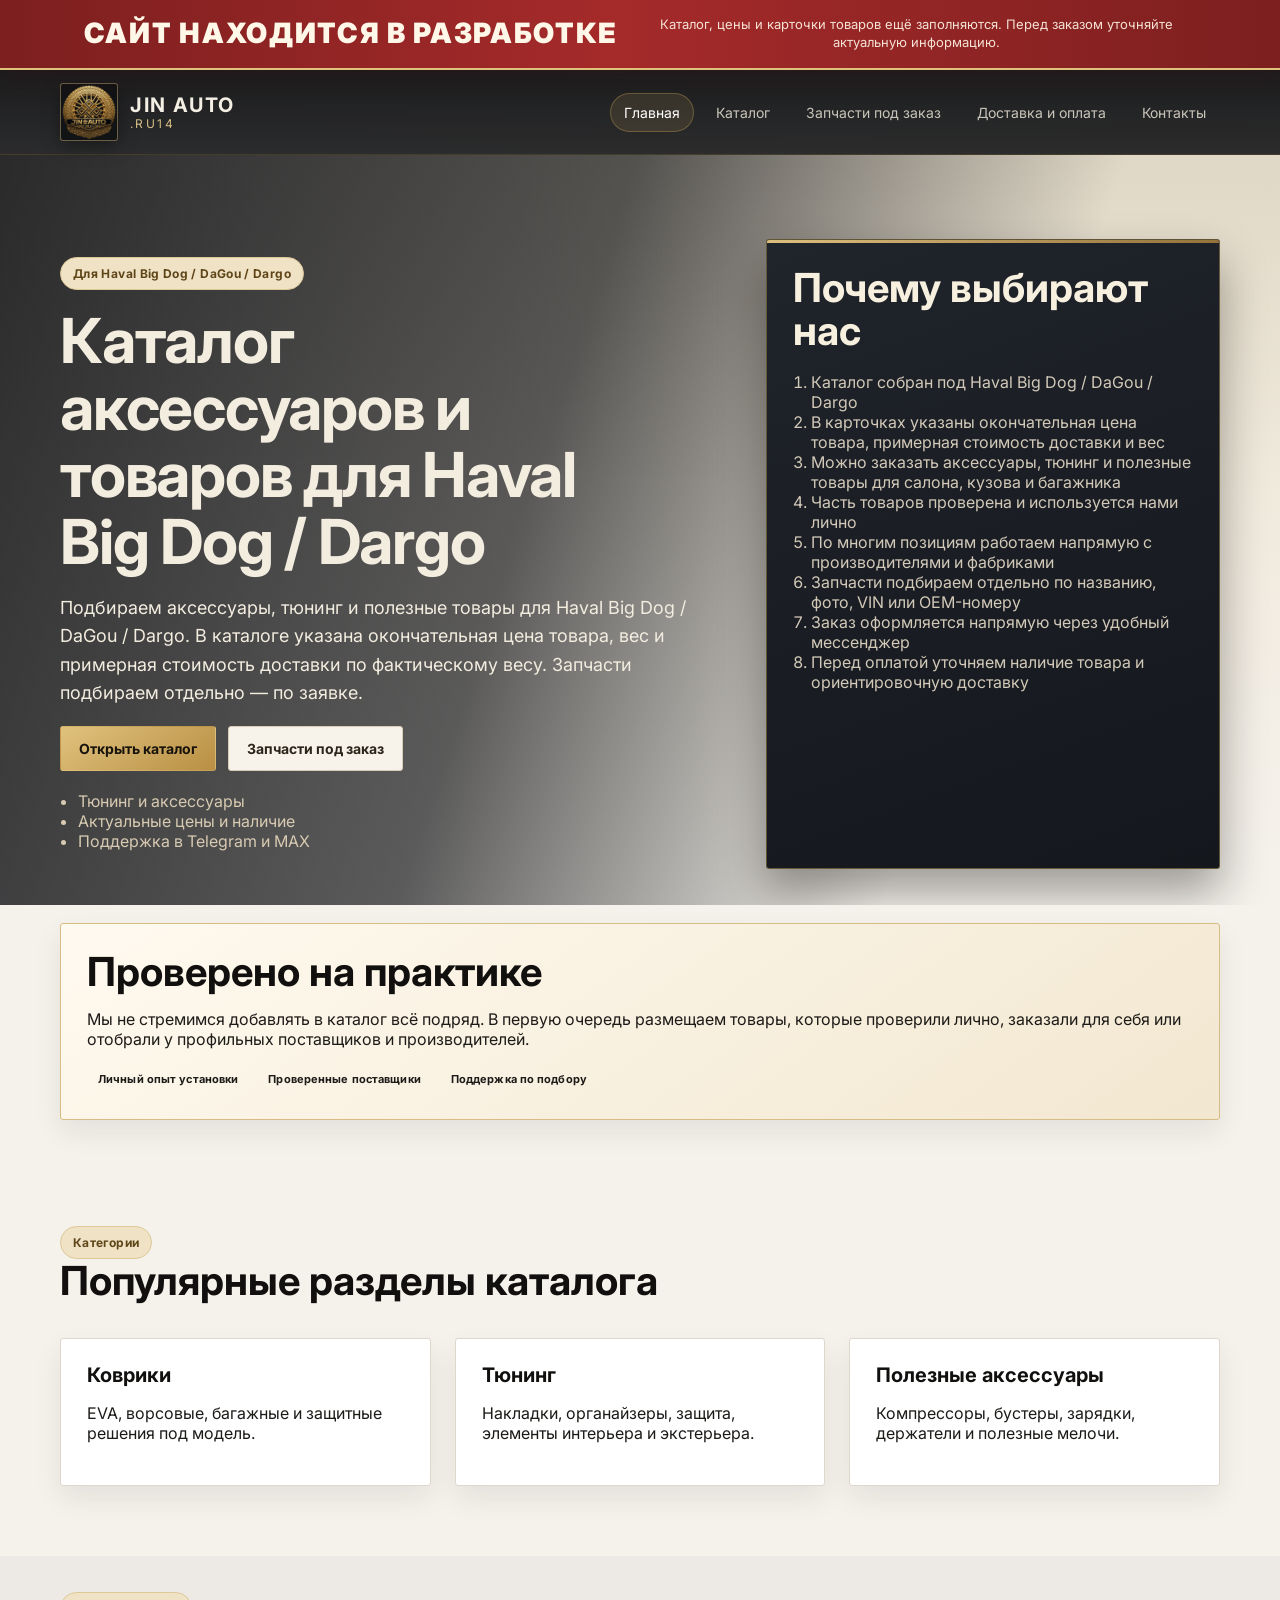
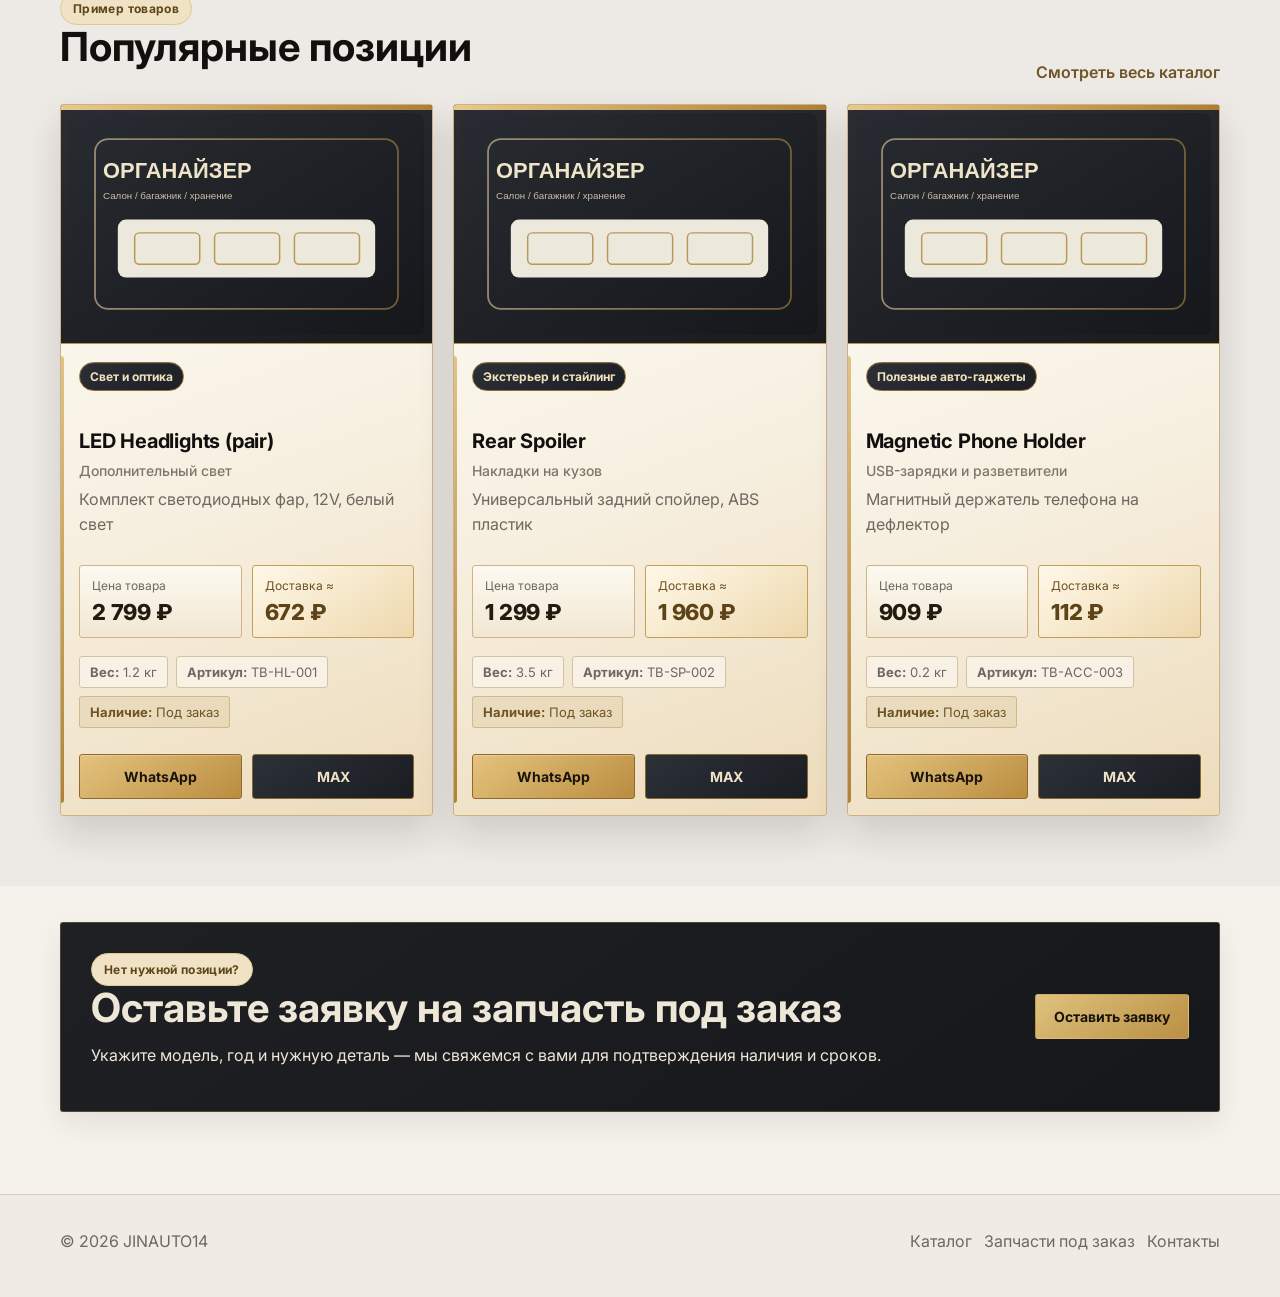
<file: index.html>
<!doctype html>
<html lang="ru">
<head>
  <meta charset="UTF-8">
  <meta name="viewport" content="width=device-width, initial-scale=1.0">
  <title>JINAUTO14 — автотовары для Haval Dargo / Big Dog</title>
  <meta name="description" content="Каталог автотоваров для Haval Dargo / Big Dog 1 поколения: тюнинг, коврики, аксессуары и заявки на запчасти под заказ.">
  <link rel="preconnect" href="https://fonts.googleapis.com">
  <link rel="preconnect" href="https://fonts.gstatic.com" crossorigin>
  <link href="https://fonts.googleapis.com/css2?family=Inter:wght@400;500;600;700;800&display=swap" rel="stylesheet">
  <link rel="stylesheet" href="css/style.css">
  <link rel="stylesheet" href="css/jinauto-v03.css">

<link rel="icon" type="image/png" href="images/favicon.png?v=2">
<link rel="apple-touch-icon" href="images/apple-touch-icon.png?v=2">
</head>
<body>
  <header class="site-header">
    <div class="container nav-wrap">
      <a class="logo" href="index.html" aria-label="JIN AUTO">
        <span class="logo-media">
          <img class="logo-image" src="images/logo-jin-auto.png" alt="JIN AUTO logo" onerror="this.onerror=null;this.src='images/logo-jin-auto.svg'">
        </span>
        <span class="logo-text"><strong>JIN AUTO</strong><small>.RU14</small></span>
      </a>
      <nav class="nav">
        <a href="index.html" class="active">Главная</a>
        <a href="catalog.html">Каталог</a>
        <a href="order-parts.html">Запчасти под заказ</a>
        <a href="delivery.html">Доставка и оплата</a>
        <a href="contacts.html">Контакты</a>
      </nav>
    </div>
  </header>

  <main>
    <section class="hero">
      <div class="container hero-grid">
        <div>
          <span class="eyebrow">Для Haval Big Dog / DaGou / Dargo</span>
          <h1>Каталог аксессуаров и товаров для Haval Big Dog / Dargo</h1>
          <p class="lead">Подбираем аксессуары, тюнинг и полезные товары для Haval Big Dog / DaGou / Dargo. В каталоге указана окончательная цена товара, вес и примерная стоимость доставки по фактическому весу. Запчасти подбираем отдельно — по заявке.</p>
          <div class="hero-actions">
            <a class="btn btn-primary" href="catalog.html">Открыть каталог</a>
            <a class="btn btn-secondary" href="order-parts.html">Запчасти под заказ</a>
          </div>
          <ul class="hero-points">
            <li>Тюнинг и аксессуары</li>
            <li>Актуальные цены и наличие</li>
            <li>Поддержка в Telegram и MAX</li>
          </ul>
        </div>
        <div class="hero-card card-glow">
          <h2>Почему выбирают нас</h2>
          <ol class="steps-list">
            <li>Каталог собран под Haval Big Dog / DaGou / Dargo</li>
            <li>В карточках указаны окончательная цена товара, примерная стоимость доставки и вес</li>
            <li>Можно заказать аксессуары, тюнинг и полезные товары для салона, кузова и багажника</li>
            <li>Часть товаров проверена и используется нами лично</li>
            <li>По многим позициям работаем напрямую с производителями и фабриками</li>
            <li>Запчасти подбираем отдельно по названию, фото, VIN или OEM-номеру</li>
            <li>Заказ оформляется напрямую через удобный мессенджер</li>
            <li>Перед оплатой уточняем наличие товара и ориентировочную доставку</li>
          </ol>
        </div>
      </div>
    </section>

    <section class="section section-tight">
      <div class="container">
        <article class="feature-card trust-block">
          <h2>Проверено на практике</h2>
          <p>Мы не стремимся добавлять в каталог всё подряд. В первую очередь размещаем товары, которые проверили лично, заказали для себя или отобрали у профильных поставщиков и производителей.</p>
          <div class="trust-badges" aria-label="Преимущества JIN AUTO">
            <span class="trust-badge">Личный опыт установки</span>
            <span class="trust-badge">Проверенные поставщики</span>
            <span class="trust-badge">Поддержка по подбору</span>
          </div>
        </article>
      </div>
    </section>

    <section class="section">
      <div class="container">
        <div class="section-heading">
          <div>
            <span class="eyebrow">Категории</span>
            <h2>Популярные разделы каталога</h2>
          </div>
        </div>
        <div class="grid grid-3">
          <article class="feature-card">
            <h3>Коврики</h3>
            <p>EVA, ворсовые, багажные и защитные решения под модель.</p>
          </article>
          <article class="feature-card">
            <h3>Тюнинг</h3>
            <p>Накладки, органайзеры, защита, элементы интерьера и экстерьера.</p>
          </article>
          <article class="feature-card">
            <h3>Полезные аксессуары</h3>
            <p>Компрессоры, бустеры, зарядки, держатели и полезные мелочи.</p>
          </article>
        </div>
      </div>
    </section>

    <section class="section section-muted">
      <div class="container">
        <div class="section-heading">
          <div>
            <span class="eyebrow">Пример товаров</span>
            <h2>Популярные позиции</h2>
          </div>
          <a class="text-link" href="catalog.html">Смотреть весь каталог</a>
        </div>
        <div id="featured-products" class="product-grid"></div>
      </div>
    </section>

    <section class="section">
      <div class="container cta-banner">
        <div>
          <span class="eyebrow">Нет нужной позиции?</span>
          <h2>Оставьте заявку на запчасть под заказ</h2>
          <p>Укажите модель, год и нужную деталь — мы свяжемся с вами для подтверждения наличия и сроков.</p>
        </div>
        <a class="btn btn-primary" href="order-parts.html">Оставить заявку</a>
      </div>
    </section>
  </main>

  <footer class="site-footer">
    <div class="container footer-wrap">
      <p>© <span id="year"></span> JINAUTO14</p>
      <div class="footer-links">
        <a href="catalog.html">Каталог</a>
        <a href="order-parts.html">Запчасти под заказ</a>
        <a href="contacts.html">Контакты</a>
      </div>
    </div>
  </footer>

  <script src="js/constants.js"></script>
  <script src="js/products.js"></script>
  <script src="js/products-clean.js"></script>
  <script src="js/app.js"></script>
  <script src="js/jinauto-v03.js"></script>
</body>
</html>
</file>
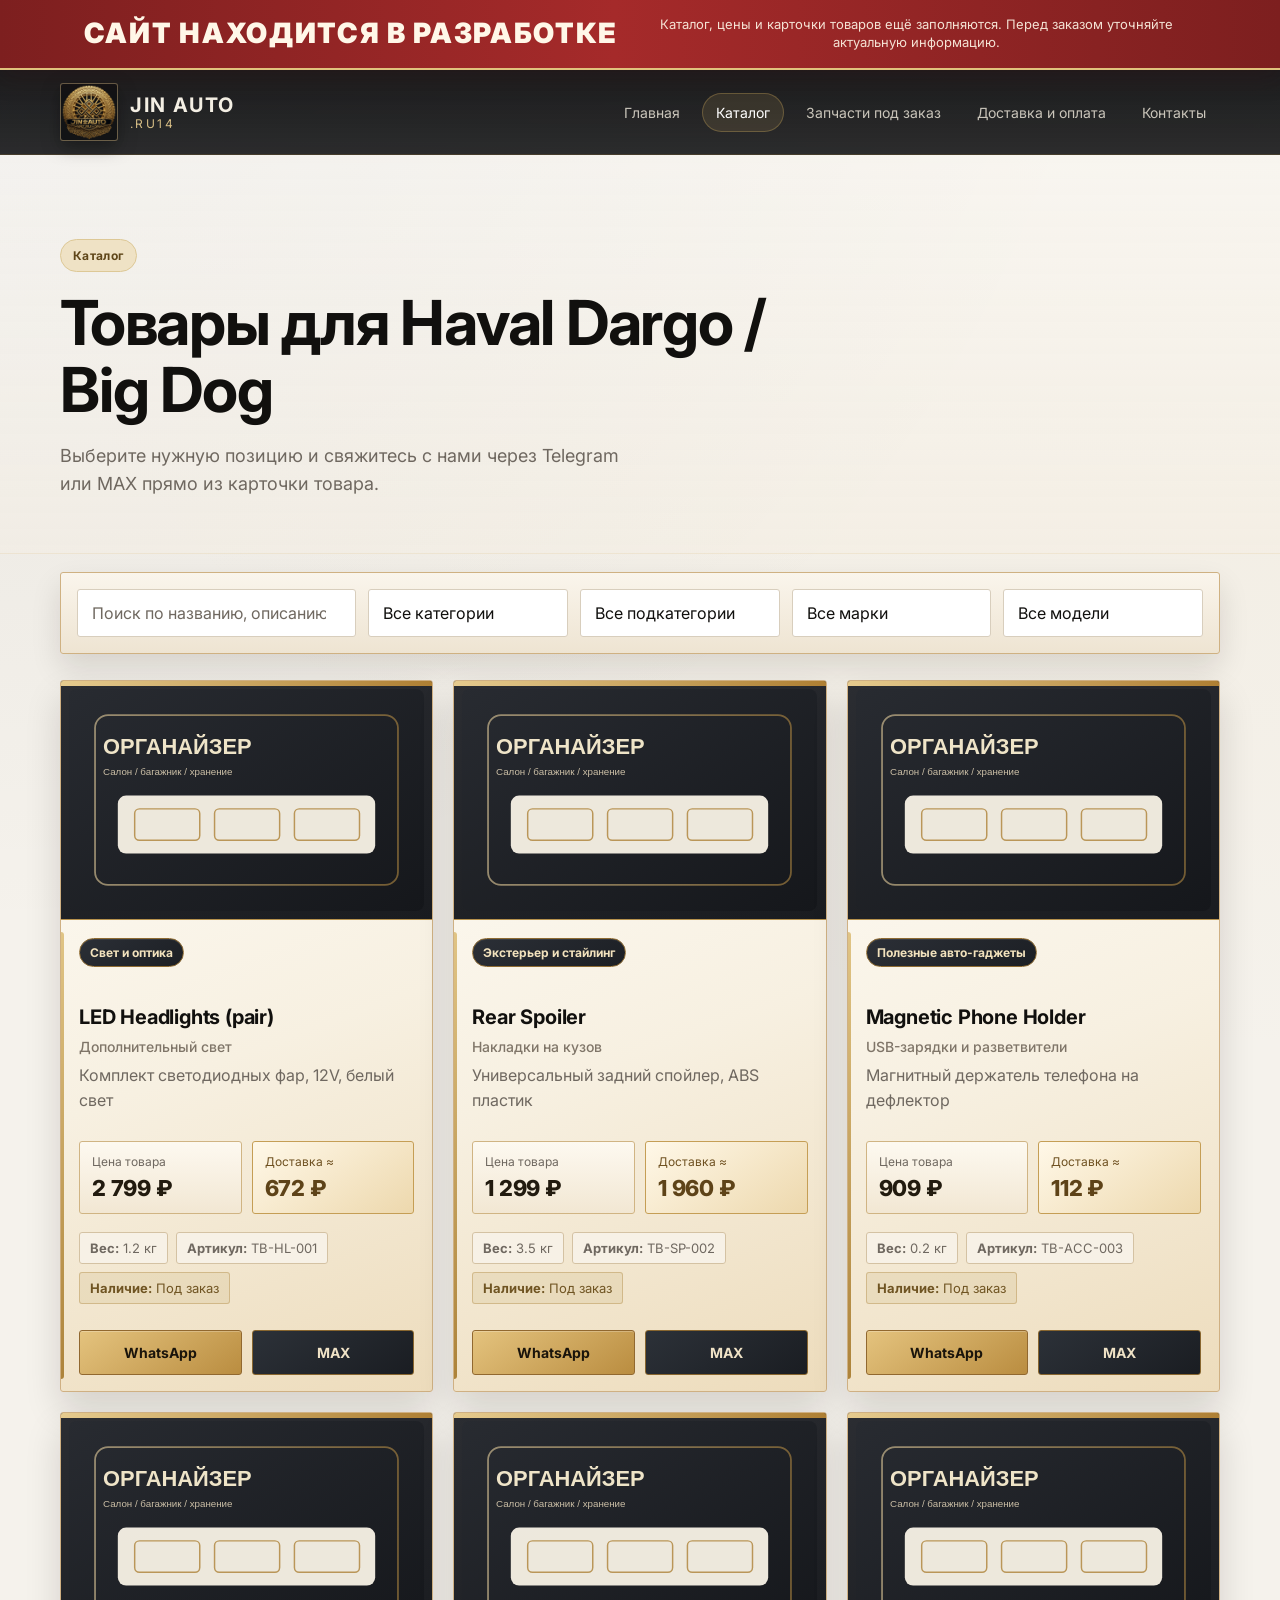
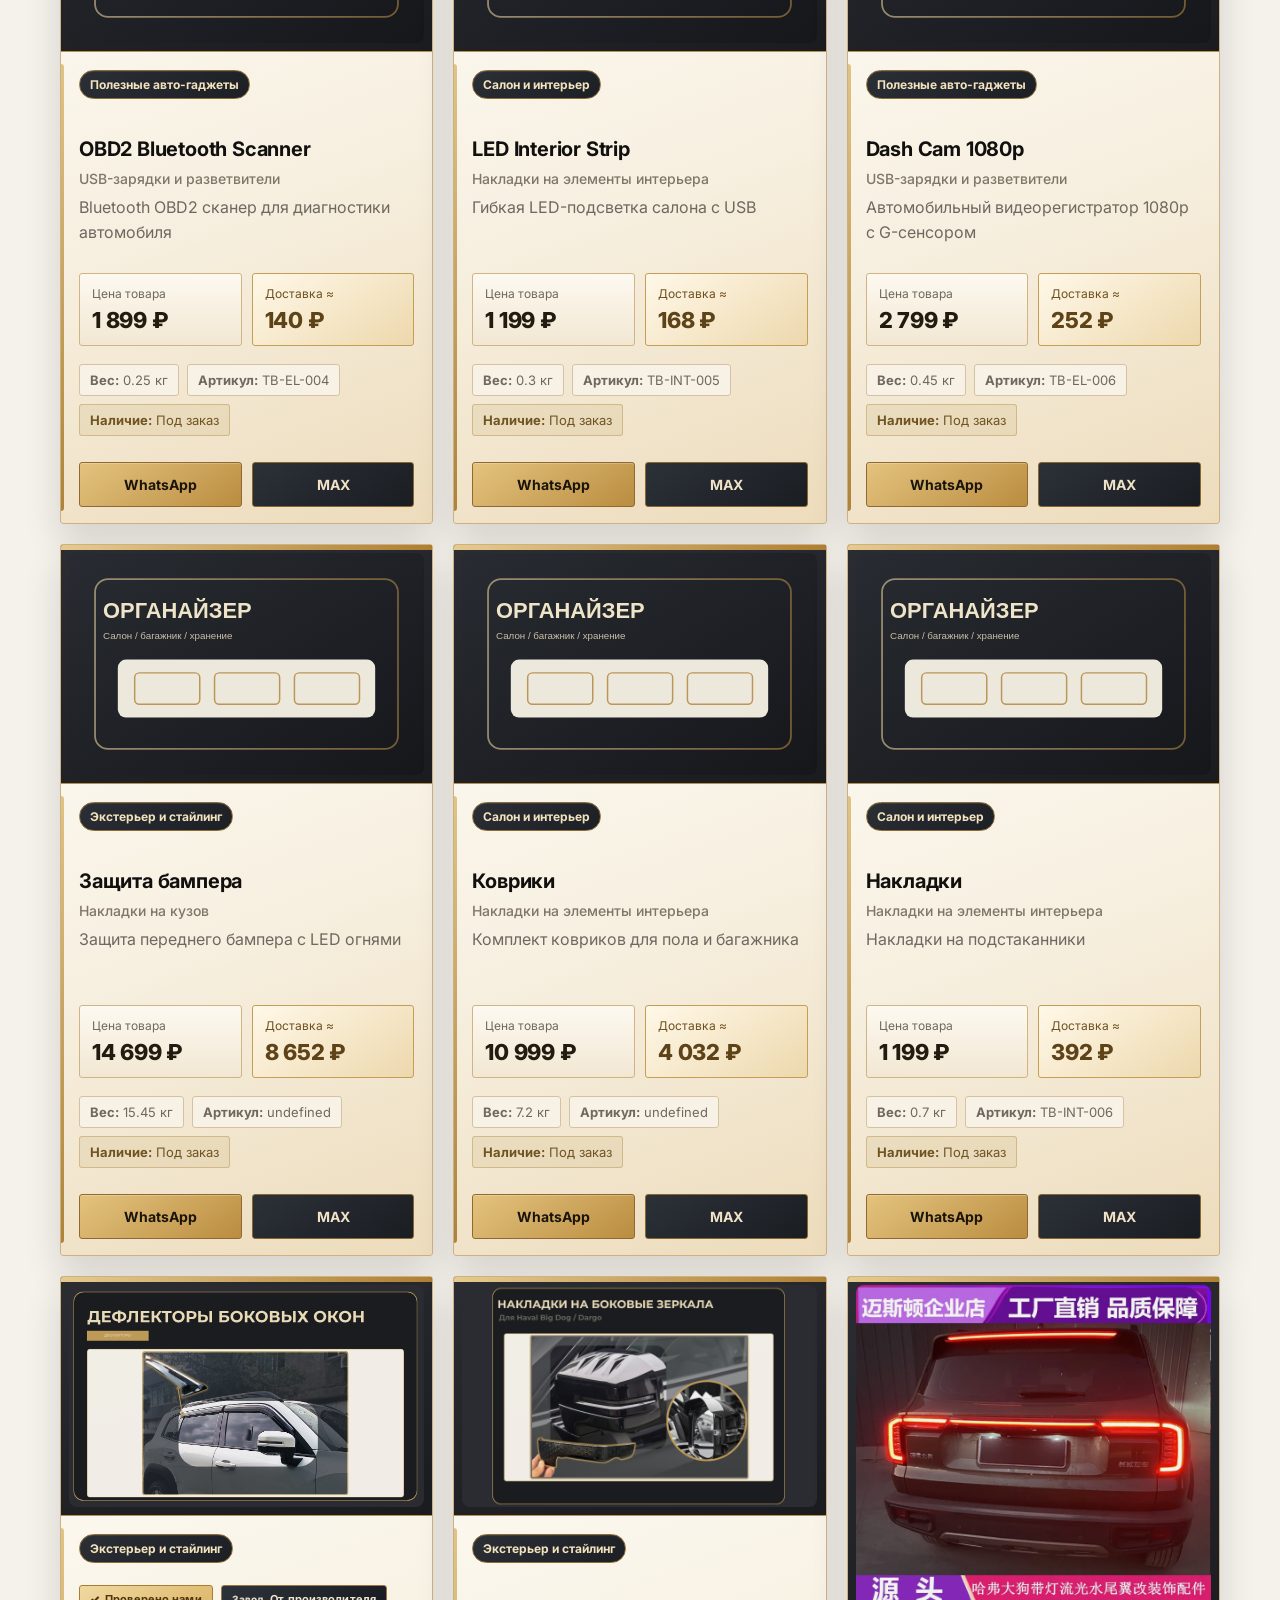
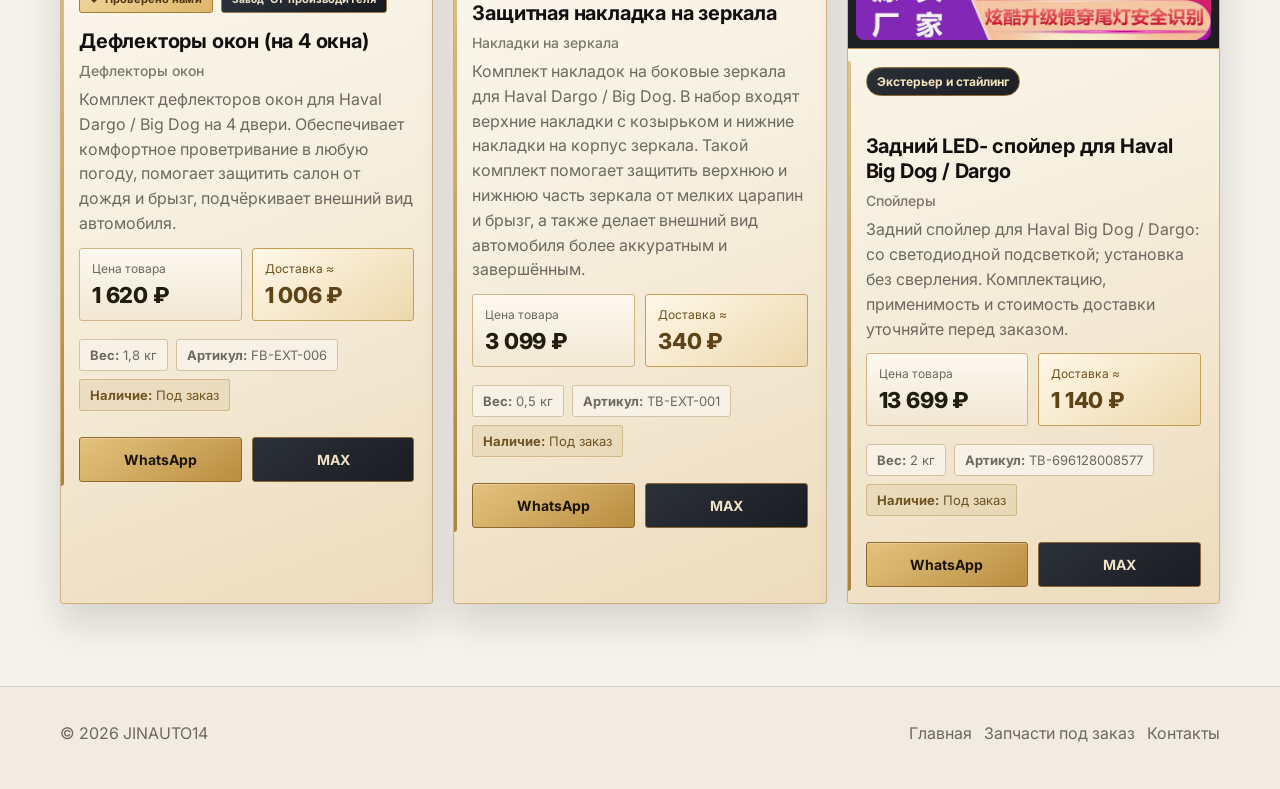
<file: catalog.html>
<!doctype html>
<html lang="ru">
<head>
  <meta charset="UTF-8">
  <meta name="viewport" content="width=device-width, initial-scale=1.0">
  <title>Каталог — JINAUTO14</title>
  <meta name="description" content="Каталог автотоваров для Haval Dargo / Big Dog: цена товара, примерная доставка и вес.">
  <link rel="preconnect" href="https://fonts.googleapis.com">
  <link rel="preconnect" href="https://fonts.gstatic.com" crossorigin>
  <link href="https://fonts.googleapis.com/css2?family=Inter:wght@400;500;600;700;800&display=swap" rel="stylesheet">
  <link rel="stylesheet" href="css/style.css">
  <link rel="stylesheet" href="css/jinauto-v03.css">

<link rel="icon" type="image/png" href="images/favicon.png?v=2">
<link rel="apple-touch-icon" href="images/apple-touch-icon.png?v=2">
</head>
<body>
  <header class="site-header">
    <div class="container nav-wrap">
      <a class="logo" href="index.html" aria-label="JIN AUTO">
        <span class="logo-media">
          <img class="logo-image" src="images/logo-jin-auto.png" alt="JIN AUTO logo" onerror="this.onerror=null;this.src='images/logo-jin-auto.svg'">
        </span>
        <span class="logo-text"><strong>JIN AUTO</strong><small>.RU14</small></span>
      </a>
      <nav class="nav">
        <a href="index.html">Главная</a>
        <a href="catalog.html" class="active">Каталог</a>
        <a href="order-parts.html">Запчасти под заказ</a>
        <a href="delivery.html">Доставка и оплата</a>
        <a href="contacts.html">Контакты</a>
      </nav>
    </div>
  </header>

  <main>
    <section class="page-hero">
      <div class="container">
        <span class="eyebrow">Каталог</span>
        <h1>Товары для Haval Dargo / Big Dog</h1>
        <p class="lead narrow">Выберите нужную позицию и свяжитесь с нами через Telegram или MAX прямо из карточки товара.</p>
      </div>
    </section>

    <section class="section section-tight">
      <div class="container">
        <div class="catalog-toolbar">
          <input id="searchInput" class="input" type="search" placeholder="Поиск по названию, описанию, артикулу">
          <select id="categoryFilter" class="input input-select">
            <option value="all">Все категории</option>
          </select>
          <select id="subcategoryFilter" class="input input-select">
            <option value="all">Все подкатегории</option>
          </select>
        </div>
        <div id="catalog-products" class="product-grid"></div>
        <p id="emptyState" class="empty-state hidden">Ничего не найдено. Попробуйте изменить поиск или категорию.</p>
      </div>
    </section>
  </main>

  <footer class="site-footer">
    <div class="container footer-wrap">
      <p>© <span id="year"></span> JINAUTO14</p>
      <div class="footer-links">
        <a href="index.html">Главная</a>
        <a href="order-parts.html">Запчасти под заказ</a>
        <a href="contacts.html">Контакты</a>
      </div>
    </div>
  </footer>

  <script src="js/constants.js"></script>
  <script src="js/products.js"></script>
  <script src="js/products-clean.js"></script>
  <script src="js/app.js"></script>
  <script src="js/jinauto-v03.js"></script>
</body>
</html>
</file>
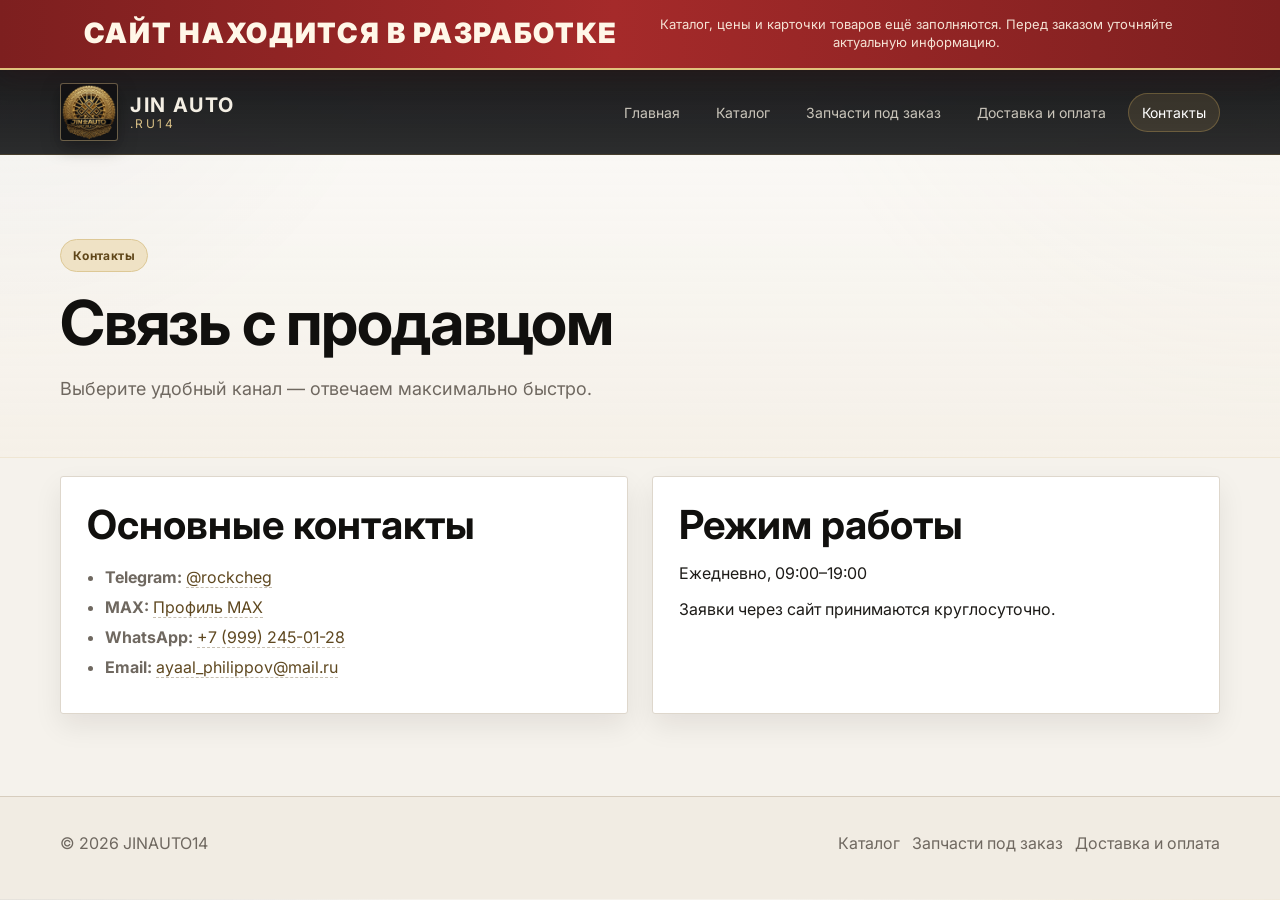
<file: contacts.html>
<!doctype html>
<html lang="ru">
<head>
  <meta charset="UTF-8">
  <meta name="viewport" content="width=device-width, initial-scale=1.0">
  <title>Контакты — JINAUTO14</title>
  <meta name="description" content="Контакты магазина JINAUTO14.">
  <link rel="preconnect" href="https://fonts.googleapis.com">
  <link rel="preconnect" href="https://fonts.gstatic.com" crossorigin>
  <link href="https://fonts.googleapis.com/css2?family=Inter:wght@400;500;600;700;800&display=swap" rel="stylesheet">
  <link rel="stylesheet" href="css/style.css">

<link rel="icon" type="image/png" href="images/favicon.png?v=2">
<link rel="apple-touch-icon" href="images/apple-touch-icon.png?v=2">
</head>
<body>
  <header class="site-header">
    <div class="container nav-wrap">
      <a class="logo" href="index.html" aria-label="JIN AUTO">
        <span class="logo-media">
          <img class="logo-image" src="images/logo-jin-auto.png" alt="JIN AUTO logo" onerror="this.onerror=null;this.src='images/logo-jin-auto.svg'">
        </span>
        <span class="logo-text"><strong>JIN AUTO</strong><small>.RU14</small></span>
      </a>
      <nav class="nav">
        <a href="index.html">Главная</a>
        <a href="catalog.html">Каталог</a>
        <a href="order-parts.html">Запчасти под заказ</a>
        <a href="delivery.html">Доставка и оплата</a>
        <a href="contacts.html" class="active">Контакты</a>
      </nav>
    </div>
  </header>

  <main>
    <section class="page-hero">
      <div class="container">
        <span class="eyebrow">Контакты</span>
        <h1>Связь с продавцом</h1>
        <p class="lead narrow">Выберите удобный канал — отвечаем максимально быстро.</p>
      </div>
    </section>

    <section class="section section-tight">
      <div class="container grid grid-2">
        <article class="feature-card">
          <h2>Основные контакты</h2>
          <ul class="contact-list">
            <li><strong>Telegram:</strong> <a id="telegramLink" href="https://t.me/rockcheg" target="_blank" rel="noopener"><span id="telegramHandle">@rockcheg</span></a></li>
            <li><strong>MAX:</strong> <a id="maxLink" href="https://max.ru/u/f9LHodD0cOK3VJKSWw46PwPjczhTn4l9KF5jp213YFvNL0iplgcGf20if_8" target="_blank" rel="noopener">Профиль MAX</a></li>
            <li><strong>WhatsApp:</strong> <a id="whatsappLink" href="https://wa.me/79992450128" target="_blank" rel="noopener">+7 (999) 245-01-28</a></li>
            <li><strong>Email:</strong> <a id="emailLink" href="mailto:rockcheg@gmail.com">rockcheg@gmail.com</a></li>
          </ul>
        </article>

        <article class="feature-card">
          <h2>Режим работы</h2>
          <p>Ежедневно, 09:00–19:00</p>
          <p>Заявки через сайт принимаются круглосуточно.</p>
        </article>
      </div>
    </section>
  </main>

  <footer class="site-footer">
    <div class="container footer-wrap">
      <p>© <span id="year"></span> JINAUTO14</p>
      <div class="footer-links">
        <a href="catalog.html">Каталог</a>
        <a href="order-parts.html">Запчасти под заказ</a>
        <a href="delivery.html">Доставка и оплата</a>
      </div>
    </div>
  </footer>

  <script src="js/constants.js"></script>
  <script src="js/app.js"></script>
</body>
</html>
</file>
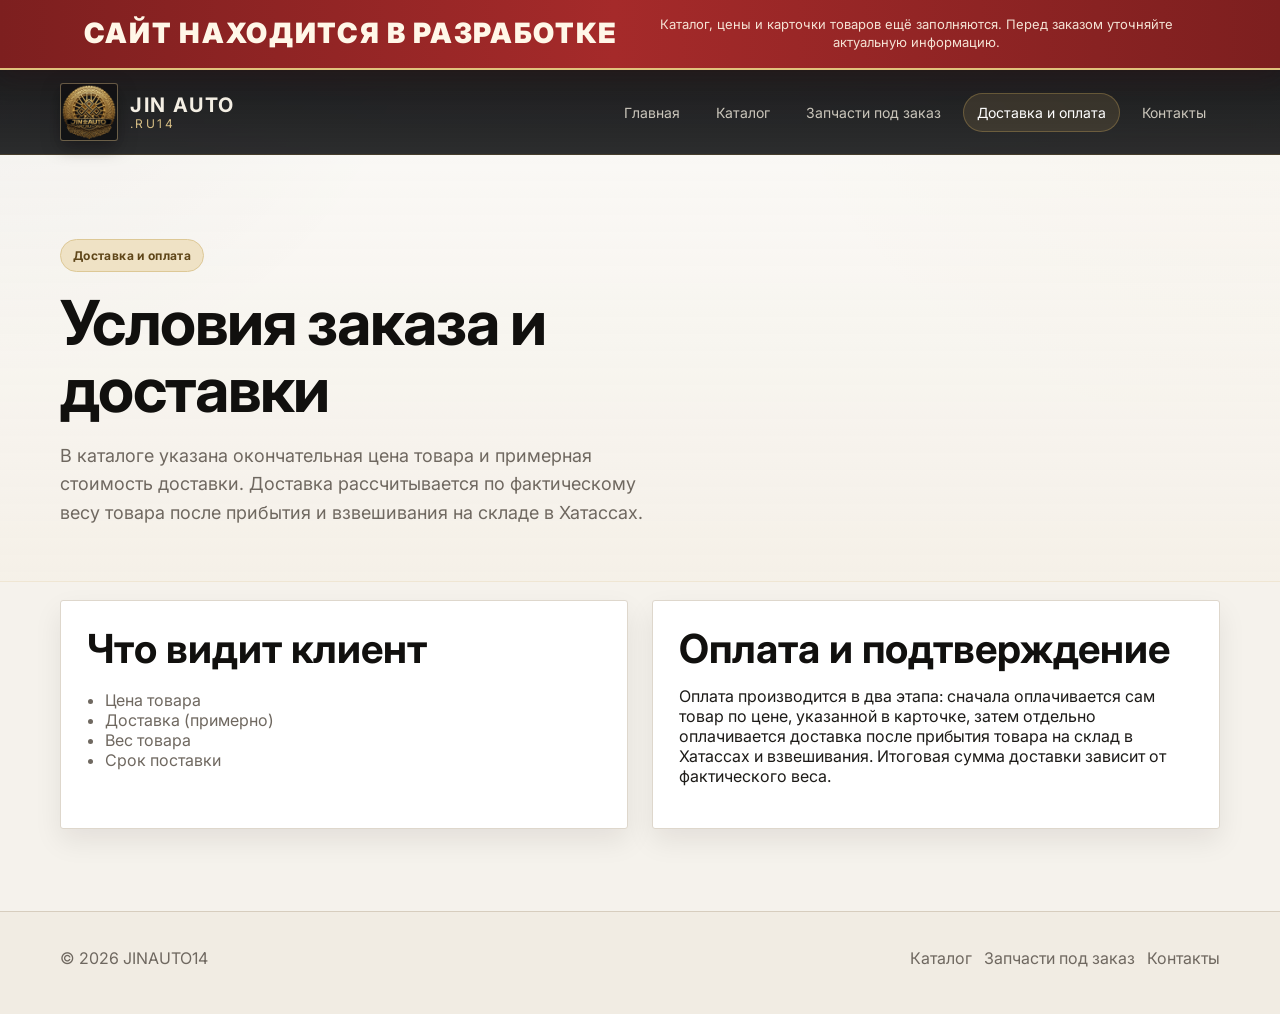
<file: delivery.html>
<!doctype html>
<html lang="ru">
<head>
  <meta charset="UTF-8">
  <meta name="viewport" content="width=device-width, initial-scale=1.0">
  <title>Доставка и оплата — JINAUTO14</title>
  <meta name="description" content="Информация о доставке, расчёте стоимости и оплате.">
  <link rel="preconnect" href="https://fonts.googleapis.com">
  <link rel="preconnect" href="https://fonts.gstatic.com" crossorigin>
  <link href="https://fonts.googleapis.com/css2?family=Inter:wght@400;500;600;700;800&display=swap" rel="stylesheet">
  <link rel="stylesheet" href="css/style.css">

<link rel="icon" type="image/png" href="images/favicon.png?v=2">
<link rel="apple-touch-icon" href="images/apple-touch-icon.png?v=2">
</head>
<body>
  <header class="site-header">
    <div class="container nav-wrap">
      <a class="logo" href="index.html" aria-label="JIN AUTO">
        <span class="logo-media">
          <img class="logo-image" src="images/logo-jin-auto.png" alt="JIN AUTO logo" onerror="this.onerror=null;this.src='images/logo-jin-auto.svg'">
        </span>
        <span class="logo-text"><strong>JIN AUTO</strong><small>.RU14</small></span>
      </a>
      <nav class="nav">
        <a href="index.html">Главная</a>
        <a href="catalog.html">Каталог</a>
        <a href="order-parts.html">Запчасти под заказ</a>
        <a href="delivery.html" class="active">Доставка и оплата</a>
        <a href="contacts.html">Контакты</a>
      </nav>
    </div>
  </header>

  <main>
    <section class="page-hero">
      <div class="container">
        <span class="eyebrow">Доставка и оплата</span>
        <h1>Условия заказа и доставки</h1>
        <p class="lead narrow">В каталоге указана окончательная цена товара и примерная стоимость доставки. Доставка рассчитывается по фактическому весу товара после прибытия и взвешивания на складе в Хатассах.</p>
      </div>
    </section>

    <section class="section section-tight">
      <div class="container grid grid-2">
        <article class="feature-card">
          <h2>Что видит клиент</h2>
          <ul class="list-clean">
            <li>Цена товара</li>
            <li>Доставка (примерно)</li>
            <li>Вес товара</li>
            <li>Срок поставки</li>
          </ul>
        </article>

        <article class="feature-card">
          <h2>Оплата и подтверждение</h2>
          <p>Оплата производится в два этапа: сначала оплачивается сам товар по цене, указанной в карточке, затем отдельно оплачивается доставка после прибытия товара на склад в Хатассах и взвешивания. Итоговая сумма доставки зависит от фактического веса.</p>
        </article>
      </div>
    </section>
  </main>

  <footer class="site-footer">
    <div class="container footer-wrap">
      <p>© <span id="year"></span> JINAUTO14</p>
      <div class="footer-links">
        <a href="catalog.html">Каталог</a>
        <a href="order-parts.html">Запчасти под заказ</a>
        <a href="contacts.html">Контакты</a>
      </div>
    </div>
  </footer>

  <script src="js/constants.js"></script>
  <script src="js/app.js"></script>
</body>
</html>
</file>
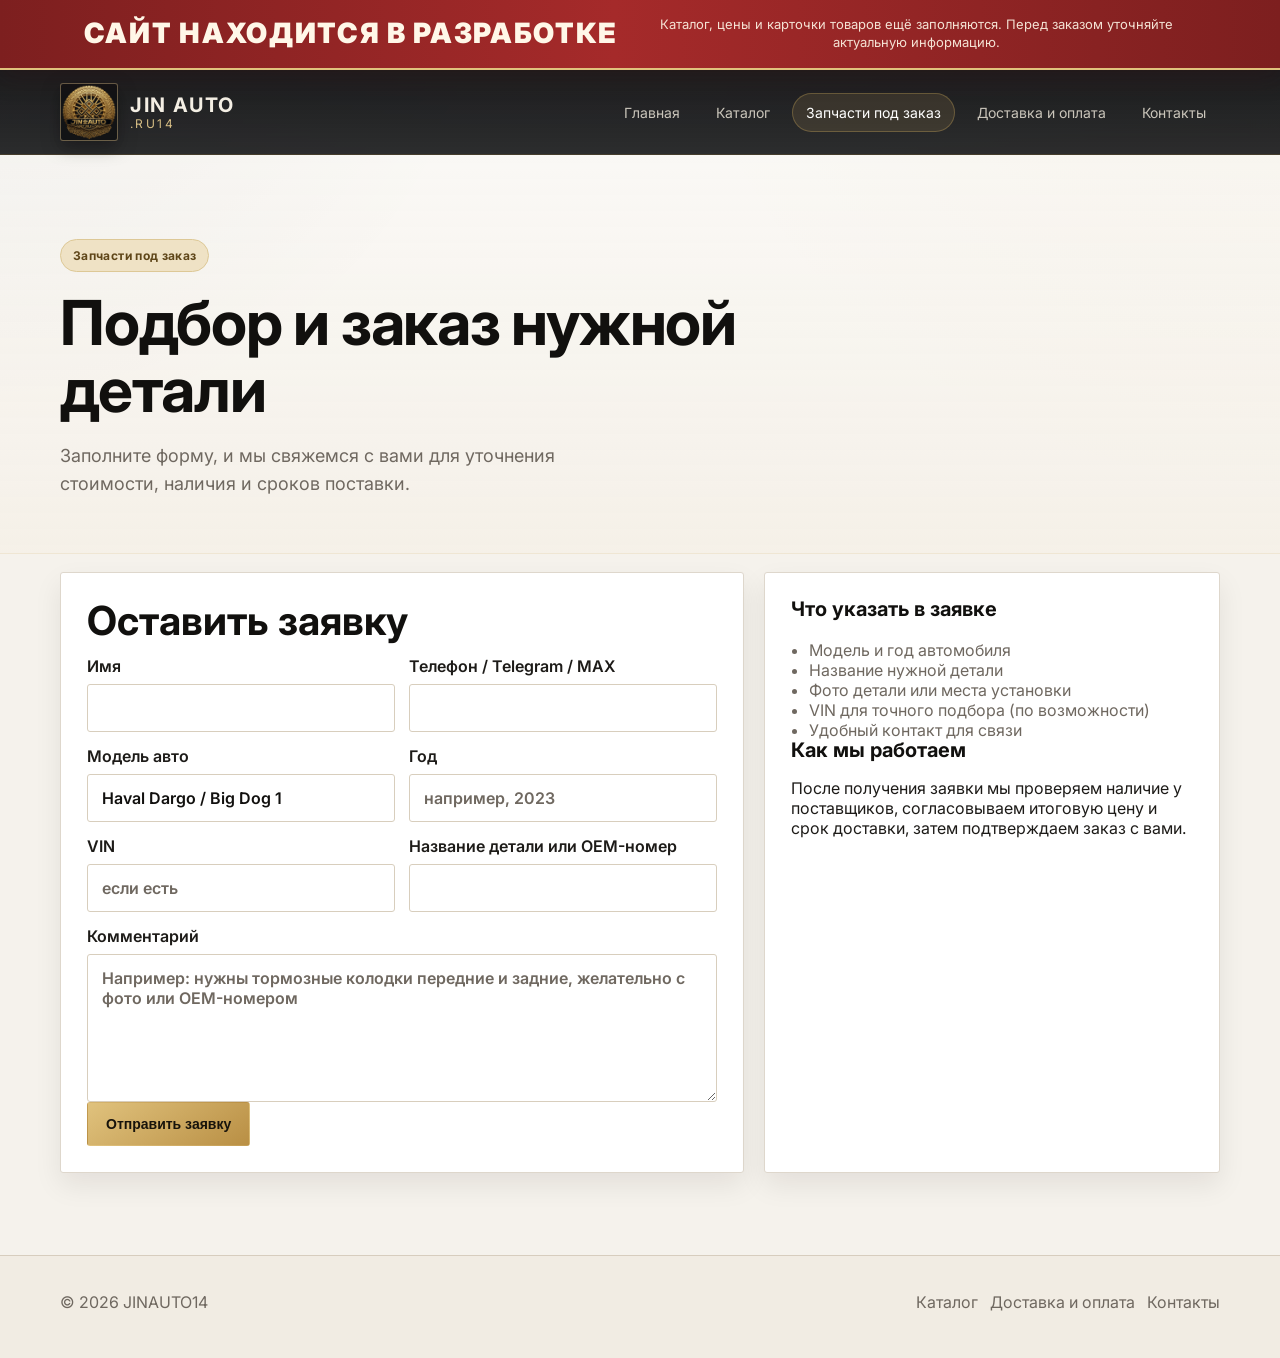
<file: order-parts.html>
<!doctype html>
<html lang="ru">
<head>
  <meta charset="UTF-8">
  <meta name="viewport" content="width=device-width, initial-scale=1.0">
  <title>Запчасти под заказ — JINAUTO14</title>
  <meta name="description" content="Форма заявки на запчасти для Haval Dargo / Big Dog.">
  <link rel="preconnect" href="https://fonts.googleapis.com">
  <link rel="preconnect" href="https://fonts.gstatic.com" crossorigin>
  <link href="https://fonts.googleapis.com/css2?family=Inter:wght@400;500;600;700;800&display=swap" rel="stylesheet">
  <link rel="stylesheet" href="css/style.css">

<link rel="icon" type="image/png" href="images/favicon.png?v=2">
<link rel="apple-touch-icon" href="images/apple-touch-icon.png?v=2">
</head>
<body>
  <header class="site-header">
    <div class="container nav-wrap">
      <a class="logo" href="index.html" aria-label="JIN AUTO">
        <span class="logo-media">
          <img class="logo-image" src="images/logo-jin-auto.png" alt="JIN AUTO logo" onerror="this.onerror=null;this.src='images/logo-jin-auto.svg'">
        </span>
        <span class="logo-text"><strong>JIN AUTO</strong><small>.RU14</small></span>
      </a>
      <nav class="nav">
        <a href="index.html">Главная</a>
        <a href="catalog.html">Каталог</a>
        <a href="order-parts.html" class="active">Запчасти под заказ</a>
        <a href="delivery.html">Доставка и оплата</a>
        <a href="contacts.html">Контакты</a>
      </nav>
    </div>
  </header>

  <main>
    <section class="page-hero">
      <div class="container">
        <span class="eyebrow">Запчасти под заказ</span>
        <h1>Подбор и заказ нужной детали</h1>
        <p class="lead narrow">Заполните форму, и мы свяжемся с вами для уточнения стоимости, наличия и сроков поставки.</p>
      </div>
    </section>

    <section class="section section-tight">
      <div class="container form-layout">
        <div class="form-card">
          <h2>Оставить заявку</h2>
          <form id="partsForm" class="parts-form" action="https://formspree.io/f/mjgprneg" method="POST">
            <div class="form-grid">
              <label>
                <span>Имя</span>
                <input class="input" type="text" name="name" required>
              </label>
              <label>
                <span>Телефон / Telegram / MAX</span>
                <input class="input" type="text" name="contact" required>
              </label>
              <label>
                <span>Модель авто</span>
                <input class="input" type="text" name="car_model" value="Haval Dargo / Big Dog 1" required>
              </label>
              <label>
                <span>Год</span>
                <input class="input" type="text" name="car_year" placeholder="например, 2023">
              </label>
              <label>
                <span>VIN</span>
                <input class="input" type="text" name="vin" placeholder="если есть">
              </label>
              <label>
                <span>Название детали или OEM-номер</span>
                <input class="input" type="text" name="part_name" required>
              </label>
            </div>

            <label>
              <span>Комментарий</span>
              <textarea class="input textarea" name="message" rows="6" placeholder="Например: нужны тормозные колодки передние и задние, желательно с фото или OEM-номером"></textarea>
            </label>

            <input type="hidden" name="_subject" value="Новая заявка на запчасть с сайта JINAUTO14">
            <input type="hidden" name="_language" value="ru">

            <button class="btn btn-primary" type="submit">Отправить заявку</button>
          </form>
        </div>

        <aside class="sidebar-card">
          <h3>Что указать в заявке</h3>
          <ul class="sidebar-list">
            <li>Модель и год автомобиля</li>
            <li>Название нужной детали</li>
            <li>Фото детали или места установки</li>
            <li>VIN для точного подбора (по возможности)</li>
            <li>Удобный контакт для связи</li>
          </ul>
          <h3>Как мы работаем</h3>
          <p>После получения заявки мы проверяем наличие у поставщиков, согласовываем итоговую цену и срок доставки, затем подтверждаем заказ с вами.</p>
        </aside>
      </div>
    </section>
  </main>

  <footer class="site-footer">
    <div class="container footer-wrap">
      <p>© <span id="year"></span> JINAUTO14</p>
      <div class="footer-links">
        <a href="catalog.html">Каталог</a>
        <a href="delivery.html">Доставка и оплата</a>
        <a href="contacts.html">Контакты</a>
      </div>
    </div>
  </footer>

  <script src="js/constants.js"></script>
  <script src="js/app.js"></script>
</body>
</html>
</file>
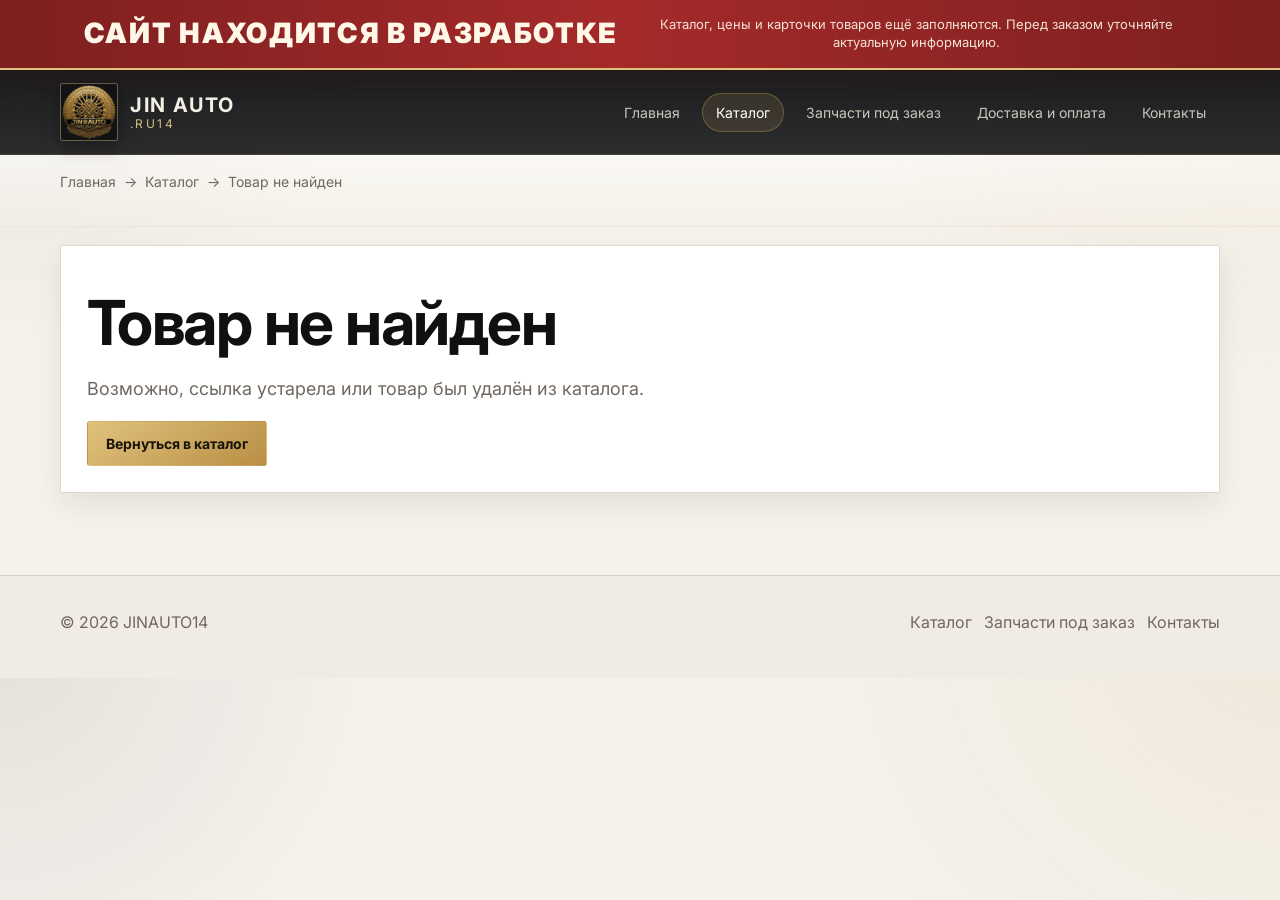
<file: product.html>
<!doctype html>
<html lang="ru">
<head>
  <meta charset="UTF-8">
  <meta name="viewport" content="width=device-width, initial-scale=1.0">
  <title>Товар — JINAUTO14</title>
  <meta name="description" content="Карточка товара JIN AUTO: цена, доставка, характеристики и заказ через мессенджеры.">
  <link rel="preconnect" href="https://fonts.googleapis.com">
  <link rel="preconnect" href="https://fonts.gstatic.com" crossorigin>
  <link href="https://fonts.googleapis.com/css2?family=Inter:wght@400;500;600;700;800&display=swap" rel="stylesheet">
  <link rel="stylesheet" href="css/style.css">
  <link rel="stylesheet" href="css/jinauto-v03.css">

<link rel="icon" type="image/png" href="images/favicon.png?v=2">
<link rel="apple-touch-icon" href="images/apple-touch-icon.png?v=2">
</head>
<body>
  <header class="site-header">
    <div class="container nav-wrap">
      <a class="logo" href="index.html" aria-label="JIN AUTO">
        <span class="logo-media">
          <img class="logo-image" src="images/logo-jin-auto.png" alt="JIN AUTO logo" onerror="this.onerror=null;this.src='images/logo-jin-auto.svg'">
        </span>
        <span class="logo-text"><strong>JIN AUTO</strong><small>.RU14</small></span>
      </a>
      <nav class="nav">
        <a href="index.html">Главная</a>
        <a href="catalog.html" class="active">Каталог</a>
        <a href="order-parts.html">Запчасти под заказ</a>
        <a href="delivery.html">Доставка и оплата</a>
        <a href="contacts.html">Контакты</a>
      </nav>
    </div>
  </header>

  <main>
    <section class="page-hero section-tight">
      <div class="container">
        <nav id="breadcrumbs" class="breadcrumbs"></nav>
      </div>
    </section>

    <section class="section section-tight">
      <div class="container" id="productPage"></div>
    </section>
  </main>

  <footer class="site-footer">
    <div class="container footer-wrap">
      <p>© <span id="year"></span> JINAUTO14</p>
      <div class="footer-links">
        <a href="catalog.html">Каталог</a>
        <a href="order-parts.html">Запчасти под заказ</a>
        <a href="contacts.html">Контакты</a>
      </div>
    </div>
  </footer>

  <script src="js/constants.js"></script>
  <script src="js/products.js"></script>
  <script src="js/products-clean.js"></script>
  <script src="js/app.js"></script>
  <script src="js/product-page.js"></script>
  <script src="js/jinauto-v03.js"></script>
</body>
</html>
</file>
<file: css/style.css>
:root {
  --bg: #101113;
  --bg-soft: #191b1f;
  --surface: #f5f2ec;
  --surface-2: #ffffff;
  --card: #ffffff;
  --text: #1d1b18;
  --text-strong: #11100e;
  --muted: #6f6860;
  --line: #ded7cc;
  --accent: #c8a55a;
  --accent-strong: #ad883f;
  --accent-soft: #efe2c5;
  --success: #2f8a58;
  --card-frame: #2a2d33;
  --card-accent-line: #c7a056;
  --shadow: 0 20px 48px rgba(22, 16, 8, .14);
  --shadow-soft: 0 12px 28px rgba(22, 16, 8, .08);
  --radius: 3px;
}

* { box-sizing: border-box; }
html { scroll-behavior: smooth; }
body {
  margin: 0;
  font-family: 'Inter', system-ui, sans-serif;
  background:
    radial-gradient(circle at right -10%, rgba(200,165,90,.12), transparent 32%),
    radial-gradient(circle at left -5%, rgba(28,26,22,.08), transparent 26%),
    var(--surface);
  color: var(--text);
}

a { color: inherit; text-decoration: none; }
img { max-width: 100%; display: block; }

.container {
  width: min(1160px, calc(100% - 36px));
  margin: 0 auto;
}

.site-header {
  position: sticky;
  top: 0;
  z-index: 30;
  background: linear-gradient(180deg, rgba(16,17,19,.95), rgba(16,17,19,.88));
  backdrop-filter: blur(12px);
  border-bottom: 1px solid rgba(200,165,90,.24);
}

.nav-wrap {
  min-height: 84px;
  display: flex;
  align-items: center;
  justify-content: space-between;
  gap: 20px;
}

.logo {
  display: inline-flex;
  align-items: center;
  gap: 12px;
  color: #f4efe4;
}

.logo-media {
  width: 58px;
  height: 58px;
  border-radius: 3px;
  overflow: hidden;
  background: #121315;
  border: 1px solid rgba(216,188,133,.45);
  box-shadow: 0 6px 18px rgba(0,0,0,.35);
}

.logo-image {
  width: 100%;
  height: 100%;
  object-fit: cover;
  display: block;
}

.logo-text {
  display: grid;
  line-height: 1;
  gap: 3px;
}

.logo-text strong {
  font-size: 20px;
  letter-spacing: .08em;
}

.logo-text small {
  font-size: 12px;
  letter-spacing: .2em;
  color: #d7be85;
}

.nav {
  display: flex;
  flex-wrap: wrap;
  gap: 8px;
}

.nav a {
  padding: 10px 13px;
  border-radius: 999px;
  color: rgba(248,242,228,.78);
  font-size: 14px;
  border: 1px solid transparent;
  transition: .2s ease;
}

.nav a:hover,
.nav a.active {
  color: #fff;
  border-color: rgba(200,165,90,.34);
  background: rgba(200,165,90,.14);
}

.hero,
.page-hero {
  padding: 84px 0 36px;
}

.page-hero {
  border-bottom: 1px solid rgba(200,165,90,.22);
  background: linear-gradient(180deg, rgba(255,255,255,.48), rgba(245,238,226,.38));
}

.hero-grid,
.grid {
  display: grid;
  gap: 24px;
}

.hero-grid { grid-template-columns: 1.2fr .8fr; align-items: stretch; }
.grid-2 { grid-template-columns: repeat(2, minmax(0, 1fr)); }
.grid-3 { grid-template-columns: repeat(3, minmax(0, 1fr)); }

.eyebrow {
  display: inline-flex;
  padding: 8px 12px;
  background: #efe2c5;
  color: #5f4619;
  border: 1px solid #ddc896;
  border-radius: 999px;
  font-size: 12px;
  font-weight: 700;
  letter-spacing: .03em;
}

h1, h2, h3 {
  margin: 0 0 14px;
  line-height: 1.08;
  color: var(--text-strong);
}

h1 { font-size: clamp(34px, 5.5vw, 62px); max-width: 13ch; margin-top: 18px; letter-spacing: -.02em; }
.page-hero h1 { max-width: 18ch; }
h2 { font-size: clamp(25px, 3.6vw, 40px); }
h3 { font-size: 20px; }

.lead {
  font-size: 18px;
  color: var(--muted);
  line-height: 1.58;
  max-width: 62ch;
}

.narrow { max-width: 54ch; }

.hero-actions,
.footer-links {
  display: flex;
  flex-wrap: wrap;
  gap: 12px;
}

.btn,
.text-link {
  display: inline-flex;
  align-items: center;
  justify-content: center;
  gap: 8px;
}

.btn {
  padding: 13px 18px;
  border-radius: 3px;
  border: 1px solid transparent;
  font-weight: 700;
  font-size: 14px;
  transition: transform .18s ease, box-shadow .18s ease, background .18s ease, border-color .18s ease;
}

.btn:focus-visible,
.input:focus-visible,
.nav a:focus-visible,
.text-link:focus-visible,
.thumb-btn:focus-visible {
  outline: 3px solid rgba(200,165,90,.32);
  outline-offset: 2px;
}

.btn:hover {
  transform: translateY(-1px);
  box-shadow: var(--shadow-soft);
}

.btn-primary {
  background: linear-gradient(145deg, #e0c27d, #b98f44);
  color: #17130b;
}

.btn-secondary {
  background: #f7f3eb;
  border-color: #d8ccb7;
  color: #2b2419;
}

.text-link {
  color: #705528;
  font-weight: 600;
}

.hero-points,
.list-clean,
.steps-list,
.sidebar-list,
.contact-list {
  margin: 20px 0 0;
  padding-left: 18px;
  color: var(--muted);
}

.hero-card,
.feature-card,
.cta-banner,
.form-card,
.sidebar-card,
.product-card {
  background: var(--card);
  border: 1px solid var(--line);
  border-radius: var(--radius);
  box-shadow: var(--shadow-soft);
}

.hero-card,
.feature-card,
.form-card,
.sidebar-card { padding: 26px; }

.hero {
  position: relative;
  overflow: hidden;
}

.hero::before {
  content: "";
  position: absolute;
  inset: 0;
  pointer-events: none;
  background:
    linear-gradient(108deg, rgba(18,19,22,.88) 0%, rgba(18,19,22,.68) 42%, rgba(18,19,22,0) 74%),
    linear-gradient(180deg, rgba(200,165,90,.12), rgba(200,165,90,0));
}

.hero::after {
  content: "";
  position: absolute;
  inset: 0;
  pointer-events: none;
  background: linear-gradient(180deg, rgba(16,17,19,.06), transparent 46%);
}

.hero .container {
  position: relative;
  z-index: 1;
}

.hero-grid > div:first-child {
  padding: 18px 16px 18px 0;
}

.hero-grid > div:first-child h1,
.hero-grid > div:first-child .lead {
  color: #f3ede0;
}

.hero-grid > div:first-child .hero-points {
  color: #d7cab1;
}

.hero-card {
  background: linear-gradient(160deg, #20242b, #14171c);
  border-color: rgba(200,165,90,.42);
  color: #ece6d8;
  box-shadow: 0 24px 46px rgba(15, 12, 8, .38);
  position: relative;
  overflow: hidden;
}

.hero-card::before {
  content: "";
  position: absolute;
  top: -1px;
  left: -1px;
  right: -1px;
  height: 4px;
  background: linear-gradient(90deg, rgba(228,197,129,.96), rgba(177,135,63,.8));
  border-radius: 0;
  z-index: 1;
}

.hero-card > * {
  position: relative;
  z-index: 2;
}

.hero-card h2 { color: #f7f0df; }
.hero-card .steps-list { color: #d2c9b8; }

.section { padding: 36px 0 70px; }
.section-muted { background: rgba(17,16,14,.03); }
.section-tight { padding-top: 18px; }

.section-heading {
  display: flex;
  align-items: end;
  justify-content: space-between;
  gap: 20px;
  margin-bottom: 22px;
}

.cta-banner {
  padding: 30px;
  display: flex;
  align-items: center;
  justify-content: space-between;
  gap: 24px;
  background: linear-gradient(145deg, #1f2024, #16171a);
  border-color: rgba(200,165,90,.3);
  color: #eee7d8;
}

.cta-banner h2,
.cta-banner p { color: inherit; }

.catalog-toolbar {
  display: grid;
  grid-template-columns: 1.5fr .8fr .8fr;
  gap: 12px;
  margin-bottom: 26px;
  background: linear-gradient(180deg, #faf5ec, #eee4d2);
  border: 1px solid #cfb182;
  border-radius: 3px;
  padding: 16px;
  box-shadow: 0 14px 30px rgba(27, 20, 10, .12);
}

.input {
  width: 100%;
  padding: 13px 14px;
  border-radius: 3px;
  border: 1px solid #d8cebd;
  outline: none;
  background: #fff;
  color: var(--text-strong);
  font: inherit;
  transition: border-color .18s ease, box-shadow .18s ease, background .18s ease;
}

.input::placeholder,
.form-note,
.product-meta,
.product-description,
.empty-state,
.site-footer {
  color: var(--muted);
}

.input:focus {
  border-color: rgba(184,143,68,.85);
  box-shadow: 0 0 0 3px rgba(200,165,90,.2);
}

.input-select { appearance: none; }
.textarea { resize: vertical; min-height: 140px; }

.product-grid {
  display: grid;
  grid-template-columns: repeat(3, minmax(0, 1fr));
  gap: 20px;
}

.product-card {
  border-radius: 3px;
  overflow: hidden;
  display: flex;
  flex-direction: column;
  min-height: 100%;
  border: 1px solid #cfb083;
  background:
    linear-gradient(160deg, #fffdf8 0%, #f7f0e1 52%, #eddcbc 100%);
  box-shadow: 0 18px 36px rgba(21, 15, 7, .14);
  position: relative;
}

.product-card::before {
  content: "";
  position: absolute;
  inset: 0 0 auto 0;
  height: 5px;
  background: linear-gradient(90deg, #e6cb8e, #ae7f33);
  z-index: 2;
}

.product-image-wrap {
  aspect-ratio: 16 / 10;
  background: linear-gradient(165deg, #2b2d32, #1a1c20);
  border-bottom: 1px solid #b7924d;
  padding: 8px;
}

.product-image-wrap img {
  border-radius: 8px;
  width: 100%;
  height: 100%;
  object-fit: cover;
  opacity: .96;
  transform: scale(1);
  transition: transform .35s ease, opacity .35s ease;
  will-change: transform;
}

.product-card:hover .product-image-wrap img,
.product-card:focus-within .product-image-wrap img {
  transform: scale(1.035);
  opacity: 1;
}

.product-content {
  padding: 18px 18px 16px;
  display: grid;
  gap: 8px;
  position: relative;
  z-index: 1;
}

.product-content::before {
  content: "";
  position: absolute;
  left: 0;
  top: 12px;
  bottom: 12px;
  width: 3px;
  border-radius: 0 4px 4px 0;
  background: linear-gradient(180deg, #e0c485, #ad833a);
}

.product-badge {
  display: inline-flex;
  width: fit-content;
  padding: 6px 10px;
  border-radius: 999px;
  font-size: 12px;
  font-weight: 700;
  background: linear-gradient(145deg, #2b2f36, #1c1f24);
  color: #f2e2bd;
  border: 1px solid #8e6b32;
  box-shadow: inset 0 1px 0 rgba(255,255,255,.08);
}

.product-title {
  font-size: 20px;
  margin: 8px 0 0;
  line-height: 1.25;
  letter-spacing: -.01em;
}

.product-subcategory {
  margin: 0;
  color: #7f7568;
  font-size: 14px;
  font-weight: 500;
}

.product-description {
  margin: 0;
  min-height: 66px;
  line-height: 1.55;
}

.product-prices {
  display: grid;
  grid-template-columns: repeat(2, minmax(0, 1fr));
  gap: 10px;
  margin: 4px 0 10px;
}

.price-box {
  padding: 12px;
  border-radius: 3px;
  background: linear-gradient(180deg, #fdf9f0, #f2e7d3);
  border: 1px solid #d0b483;
}

.price-box-delivery {
  background: linear-gradient(145deg, #fff8e8, #edd8ad);
  border-color: #c59e55;
}

.price-label {
  display: block;
  font-size: 12px;
  color: var(--muted);
  margin-bottom: 6px;
}

.price-value {
  font-size: 22px;
  font-weight: 800;
  color: #221b0f;
  letter-spacing: -.01em;
}

.price-box-delivery .price-label {
  color: #6e5020;
}

.price-box-delivery .price-value {
  color: #5e4318;
}

.product-meta {
  display: flex;
  flex-wrap: wrap;
  gap: 8px;
  padding: 0;
  list-style: none;
  margin: 0 0 14px;
}

.product-meta li {
  padding: 7px 10px;
  border-radius: 3px;
  background: #f7f1e6;
  border: 1px solid #d4c2a3;
  font-size: 13px;
}

.availability-pill.is-in-stock {
  border-color: rgba(47,138,88,.34);
  background: rgba(47,138,88,.09);
  color: #1f6a41;
}

.availability-pill.is-by-order {
  border-color: rgba(173,136,63,.4);
  background: rgba(173,136,63,.12);
  color: #6f5422;
}

.product-actions {
  display: flex;
  gap: 10px;
  margin-top: 4px;
}

.product-actions .btn {
  flex: 1;
  padding-inline: 12px;
  border-radius: 3px;
  font-weight: 700;
}

.product-actions .btn-primary {
  background: linear-gradient(145deg, #e4c37e, #ba8d40);
  color: #1a140b;
  border: 1px solid #91682f;
  box-shadow: inset 0 1px 0 rgba(255,255,255,.24);
}

.product-actions .btn-secondary {
  background: linear-gradient(145deg, #2c3138, #1a1d22);
  color: #efe2c6;
  border: 1px solid #88662f;
}

.feature-card,
.product-card,
.hero-card {
  transition: transform .2s ease, border-color .2s ease, box-shadow .2s ease;
}

.feature-card:hover,
.product-card:hover,
.hero-card:hover {
  transform: translateY(-3px);
  border-color: #c8a55a;
  box-shadow: 0 26px 45px rgba(24,18,10,.16);
}

.contact-list li {
  margin-bottom: 10px;
}

.contact-list a {
  color: #5f4820;
  border-bottom: 1px dashed rgba(95,72,32,.35);
}

.form-layout {
  display: grid;
  grid-template-columns: 1.2fr .8fr;
  gap: 20px;
}

.form-grid {
  display: grid;
  grid-template-columns: repeat(2, minmax(0, 1fr));
  gap: 14px;
  margin-bottom: 14px;
}

.parts-form label {
  display: grid;
  gap: 8px;
  font-weight: 600;
}

.empty-state {
  margin: 8px 0 0;
  padding: 14px 16px;
  border: 1px dashed #c8b697;
  border-radius: 3px;
  background: #fbf7ef;
}

.hidden { display: none !important; }

.site-footer {
  padding: 20px 0 30px;
  border-top: 1px solid #d7cdbe;
  margin-top: 12px;
  background: #f1ece3;
}

.footer-wrap {
  display: flex;
  align-items: center;
  justify-content: space-between;
  gap: 14px;
}

@media (max-width: 980px) {
  .hero-grid,
  .grid-2,
  .grid-3,
  .product-grid,
  .form-layout,
  .catalog-toolbar,
  .form-grid {
    grid-template-columns: 1fr;
  }

  .cta-banner,
  .footer-wrap,
  .nav-wrap,
  .section-heading {
    flex-direction: column;
    align-items: flex-start;
  }

  .product-prices {
    grid-template-columns: 1fr;
  }

  .product-page-layout,
  .product-page-actions {
    grid-template-columns: 1fr;
  }

  .hero h1,
  .page-hero h1 {
    max-width: 100%;
  }
}

@media (max-width: 640px) {
  .container { width: min(100% - 24px, 1160px); }
  .hero, .page-hero { padding-top: 36px; }
  .lead { font-size: 16px; }
  .product-title { font-size: 19px; }
  .hero-card, .feature-card, .form-card, .sidebar-card, .cta-banner { padding: 20px; }
  .nav { gap: 8px; }
  .nav a { padding: 8px 10px; font-size: 14px; }
  .logo-media { width: 42px; height: 42px; border-radius: 3px; }
  .logo-text strong { font-size: 16px; }
  .logo-text small { font-size: 10px; }

  .product-content {
    padding: 16px;
  }

  .product-meta {
    margin-bottom: 10px;
  }

  .product-meta li {
    font-size: 12px;
    padding: 6px 8px;
  }

  .catalog-toolbar {
    padding: 10px;
    margin-bottom: 18px;
  }

  .product-actions {
    flex-direction: column;
  }

  .product-actions .btn,
  .product-page-actions .btn {
    width: 100%;
  }
}

.product-card { cursor: pointer; }
.product-details-link { font-weight: 700; }

.breadcrumbs {
  display: flex;
  gap: 8px;
  flex-wrap: wrap;
  color: var(--muted);
  font-size: 14px;
}

.product-page-layout {
  display: grid;
  grid-template-columns: 1.1fr .9fr;
  gap: 26px;
  align-items: start;
}

.product-page-main-image {
  background: linear-gradient(170deg, #fffdf8, #f7eedf);
  border: 1px solid #caab78;
  border-radius: 3px;
  padding: 14px;
  box-shadow: 0 20px 38px rgba(24, 17, 8, .14);
}

.product-page-main-image img {
  width: 100%;
  border-radius: 3px;
  cursor: zoom-in;
  opacity: 1;
  transition: opacity .24s ease;
}

.product-page-main-image img.is-switching {
  opacity: .72;
}

.product-page-thumbs {
  display: flex;
  gap: 10px;
  margin-top: 12px;
  flex-wrap: wrap;
}

.thumb-btn {
  border: 1px solid #d6c4a1;
  border-radius: 3px;
  background: #fff;
  padding: 4px;
  width: 72px;
  height: 72px;
}

.thumb-btn img { width: 100%; height: 100%; object-fit: cover; border-radius: 2px; }
.thumb-btn.active { border-color: #b98f44; box-shadow: 0 0 0 2px rgba(185,143,68,.2); }
.thumb-btn { transition: border-color .2s ease, transform .2s ease, box-shadow .2s ease; }
.thumb-btn:hover { transform: translateY(-1px); border-color: #b98f44; }

.product-page-info {
  background: linear-gradient(180deg, #fffdfa, #f8f0e3);
  border: 1px solid #cbae7d;
  border-radius: 3px;
  padding: 22px;
  box-shadow: 0 20px 40px rgba(24, 17, 8, .14);
}

.product-page-actions { display: grid; grid-template-columns: repeat(2, minmax(0,1fr)); gap: 10px; margin-top: 14px; }
.product-page-actions .btn-back-catalog { grid-column: 1 / -1; justify-content: flex-start; }
.related-links { display: grid; gap: 8px; }


.product-page-info .product-title {
  font-size: clamp(24px, 3vw, 34px);
  margin-bottom: 6px;
}

.product-page-info .product-description {
  min-height: auto;
}


.btn-back-catalog {
  background: #f6efe1;
  color: #4f3a16;
  border: 1px solid #cda864;
  font-weight: 700;
}

.btn-back-catalog:hover {
  background: #efe2c5;
  border-color: #b98f44;
  box-shadow: 0 8px 22px rgba(66, 49, 19, .16);
}

.related-section {
  margin-top: 18px;
  padding: 22px;
  border-radius: 3px;
  border: 1px solid #d4bc8a;
  background: linear-gradient(145deg, #fffaf0, #f4e9d2);
  box-shadow: 0 14px 30px rgba(34, 25, 11, .1);
}

.related-section h2 {
  margin-bottom: 10px;
}

.related-section .text-link {
  padding: 10px 12px;
  border-radius: 3px;
  background: rgba(39, 43, 50, .05);
  border: 1px solid rgba(39, 43, 50, .12);
}

.trust-block {
  border-radius: 3px;
  background: linear-gradient(145deg, #fffaf0, #f2e7d0);
  border: 1px solid #d8bc85;
}

.trust-block h2 {
  margin-bottom: 10px;
}

.trust-badges {
  display: flex;
  flex-wrap: wrap;
  gap: 8px;
  margin-top: 14px;
}

.trust-badge {
  display: inline-flex;
  align-items: center;
  padding: 6px 10px;
  border-radius: 3px;
  font-size: 11px;
  font-weight: 700;
  letter-spacing: .01em;
  border: 1px solid transparent;
}

.trust-badge-verified {
  color: #4f360e;
  background: linear-gradient(145deg, #f0d89f, #ddb66a);
  border-color: #aa7d35;
}
.trust-badge-verified::before { content: "✓"; font-weight: 900; margin-right: 5px; }

.trust-badge-factory {
  color: #f0e5cc;
  background: linear-gradient(145deg, #2e333b, #171a20);
  border-color: #9c7640;
}
.trust-badge-factory::before { content: "Завод"; font-size: 10px; font-weight: 800; margin-right: 6px; opacity: .92; }

.trust-badge-supplier {
  color: #54401f;
  background: linear-gradient(180deg, #fbf6eb, #efe4cf);
  border-color: #cdb38a;
}
.trust-badge-supplier::before { content: "•"; font-size: 12px; margin-right: 5px; }

.no-scroll {
  overflow: hidden;
}

.product-lightbox {
  position: fixed;
  inset: 0;
  z-index: 120;
  display: grid;
  place-items: center;
  opacity: 0;
  pointer-events: none;
  transition: opacity .24s ease;
}

.product-lightbox.is-open {
  opacity: 1;
  pointer-events: auto;
}

.product-lightbox-backdrop {
  position: absolute;
  inset: 0;
  background: rgba(13, 12, 10, .72);
  opacity: 0;
  transition: opacity .24s ease;
}

.product-lightbox.is-open .product-lightbox-backdrop {
  opacity: 1;
}

.product-lightbox-dialog {
  position: relative;
  width: min(94vw, 1180px);
  max-height: 92vh;
  padding: 14px;
  border-radius: 3px;
  border: 1px solid rgba(216,188,133,.45);
  background: rgba(25, 22, 18, .92);
  box-shadow: 0 22px 52px rgba(0,0,0,.4);
  transform: translateY(8px) scale(.985);
  transition: transform .24s ease;
  z-index: 1;
}

.product-lightbox.is-open .product-lightbox-dialog {
  transform: translateY(0) scale(1);
}

.product-lightbox-image {
  display: block;
  width: 100%;
  max-width: min(92vw, 1120px);
  max-height: calc(92vh - 28px);
  margin: 0 auto;
  object-fit: contain;
  border-radius: 3px;
  opacity: .94;
  transform: scale(.992);
  transition: opacity .22s ease, transform .24s ease;
  position: relative;
  z-index: 1;
}

.product-lightbox.is-open .product-lightbox-image {
  opacity: 1;
  transform: scale(1);
}

.product-lightbox-image.is-fading {
  opacity: .78;
}

.lightbox-btn {
  display: inline-flex;
  align-items: center;
  justify-content: center;
  border: 1px solid #cda864;
  background: rgba(24, 19, 13, .84);
  color: #f6e9cb;
  cursor: pointer;
  transition: background .18s ease, border-color .18s ease, transform .18s ease, box-shadow .18s ease;
}

.lightbox-btn:hover {
  background: rgba(45, 35, 21, .92);
  border-color: #e1c183;
  box-shadow: 0 8px 20px rgba(0,0,0,.28);
  transform: translateY(-1px);
}

.lightbox-close {
  position: absolute;
  right: 10px;
  top: 10px;
  width: 38px;
  height: 38px;
  border-radius: 3px;
  font-size: 20px;
  z-index: 4;
}

.lightbox-nav {
  position: absolute;
  top: 50%;
  transform: translateY(-50%);
  width: 42px;
  height: 42px;
  border-radius: 3px;
  font-size: 0;
  line-height: 0;
  z-index: 3;
}

.lightbox-nav::before {
  content: "";
  width: 11px;
  height: 11px;
  border-top: 2px solid #f6e9cb;
  border-right: 2px solid #f6e9cb;
  transform: rotate(45deg);
  display: block;
  margin-left: -1px;
}

.lightbox-prev { left: 10px; }
.lightbox-prev::before { transform: rotate(-135deg); margin-left: 1px; }
.lightbox-next { right: 10px; }

.lightbox-nav:hover {
  transform: translateY(-50%);
}

@media (max-width: 980px) {
  .product-page-layout, .product-page-actions { grid-template-columns: 1fr; }
  .related-section { padding: 18px; }
  .lightbox-nav {
    top: auto;
    bottom: 12px;
    transform: none;
  }
  .lightbox-prev { left: 12px; }
  .lightbox-next { right: 12px; }
  .lightbox-nav:hover {
    transform: none;
  }
}

@media (prefers-reduced-motion: reduce) {
  .product-image-wrap img,
  .product-page-main-image img,
  .thumb-btn,
  .lightbox-btn,
  .product-lightbox,
  .product-lightbox-dialog,
  .product-lightbox-image,
  .product-lightbox-backdrop {
    transition: none;
  }

  .product-card:hover .product-image-wrap img,
  .product-card:focus-within .product-image-wrap img {
    transform: none;
  }
}


/* Site-wide development notice */
.development-banner {
  width: 100%;
  position: relative;
  z-index: 60;
  background: linear-gradient(90deg, #7d1f1f, #a52a2a 48%, #7d1f1f);
  color: #fff7e8;
  border-bottom: 2px solid #e0c27d;
  box-shadow: 0 8px 24px rgba(63, 16, 16, .24);
}

.development-banner-inner {
  width: min(1160px, calc(100% - 36px));
  margin: 0 auto;
  min-height: 68px;
  display: flex;
  align-items: center;
  justify-content: center;
  gap: 18px;
  text-align: center;
  padding: 12px 0;
}

.development-banner strong {
  font-size: clamp(18px, 2.2vw, 28px);
  line-height: 1.05;
  letter-spacing: .06em;
  font-weight: 900;
}

.development-banner span {
  font-size: 13px;
  line-height: 1.35;
  max-width: 560px;
  color: rgba(255, 247, 232, .9);
}

@media (max-width: 760px) {
  .development-banner-inner {
    width: min(100% - 24px, 1160px);
    min-height: 78px;
    flex-direction: column;
    gap: 5px;
    padding: 10px 0;
  }

  .development-banner strong {
    font-size: 18px;
  }

  .development-banner span {
    font-size: 12px;
  }
}
</file>
<file: css/jinauto-v03.css>
.catalog-toolbar { grid-template-columns:minmax(190px,1.4fr) repeat(4,minmax(115px,1fr)); }
.jinauto-compatibility{margin:12px 0;padding:12px;background:#f8f1e5;border:1px solid #dac7a5;border-radius:3px;font-size:14px}
.jinauto-compatibility strong{display:block;margin-bottom:6px}
.jinauto-compatibility ul{margin:0;padding-left:18px;line-height:1.6}
.jinauto-variant-label{display:block;margin:12px 0;font-size:14px}
.jinauto-variant-label strong{display:block;margin-bottom:6px}
.jinauto-variant-label select{display:block;width:100%}
@media(max-width:1100px){.catalog-toolbar{grid-template-columns:repeat(2,minmax(0,1fr))}}
@media(max-width:640px){.catalog-toolbar{grid-template-columns:1fr}}
</file>
